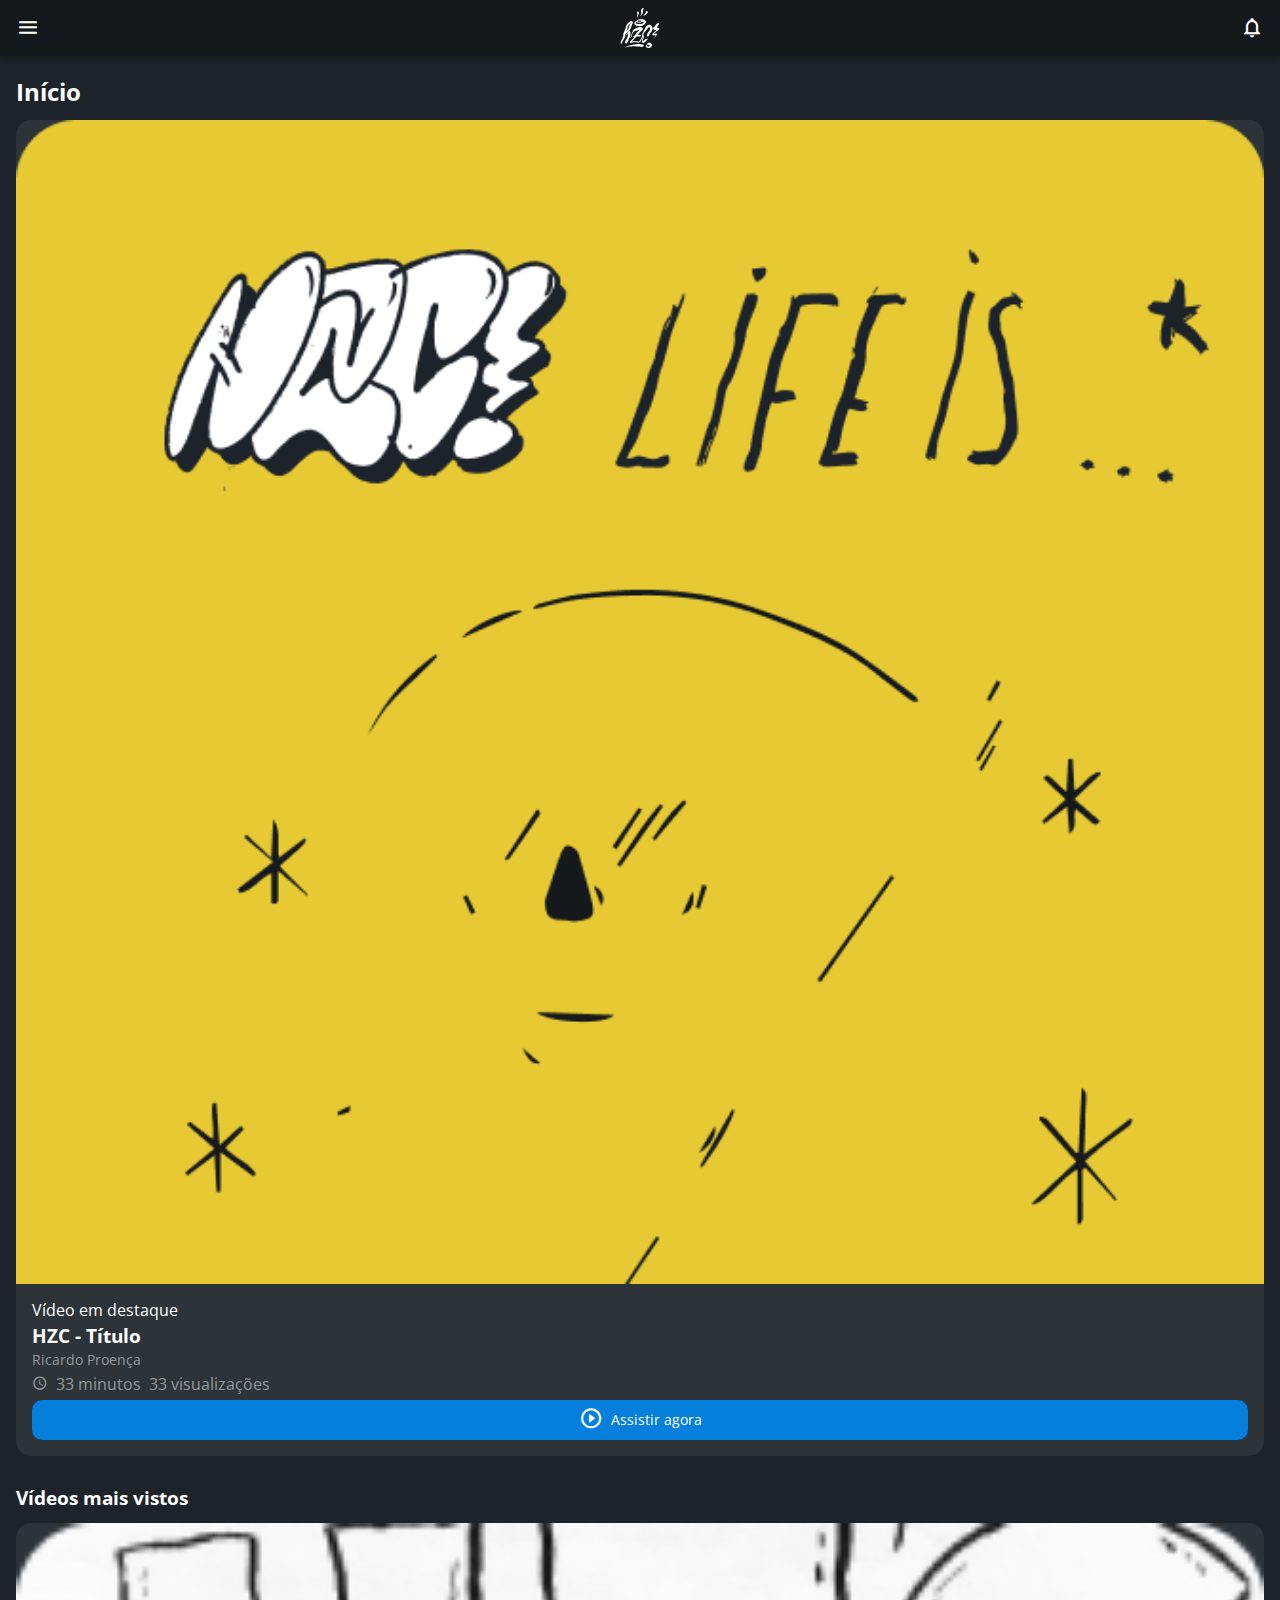
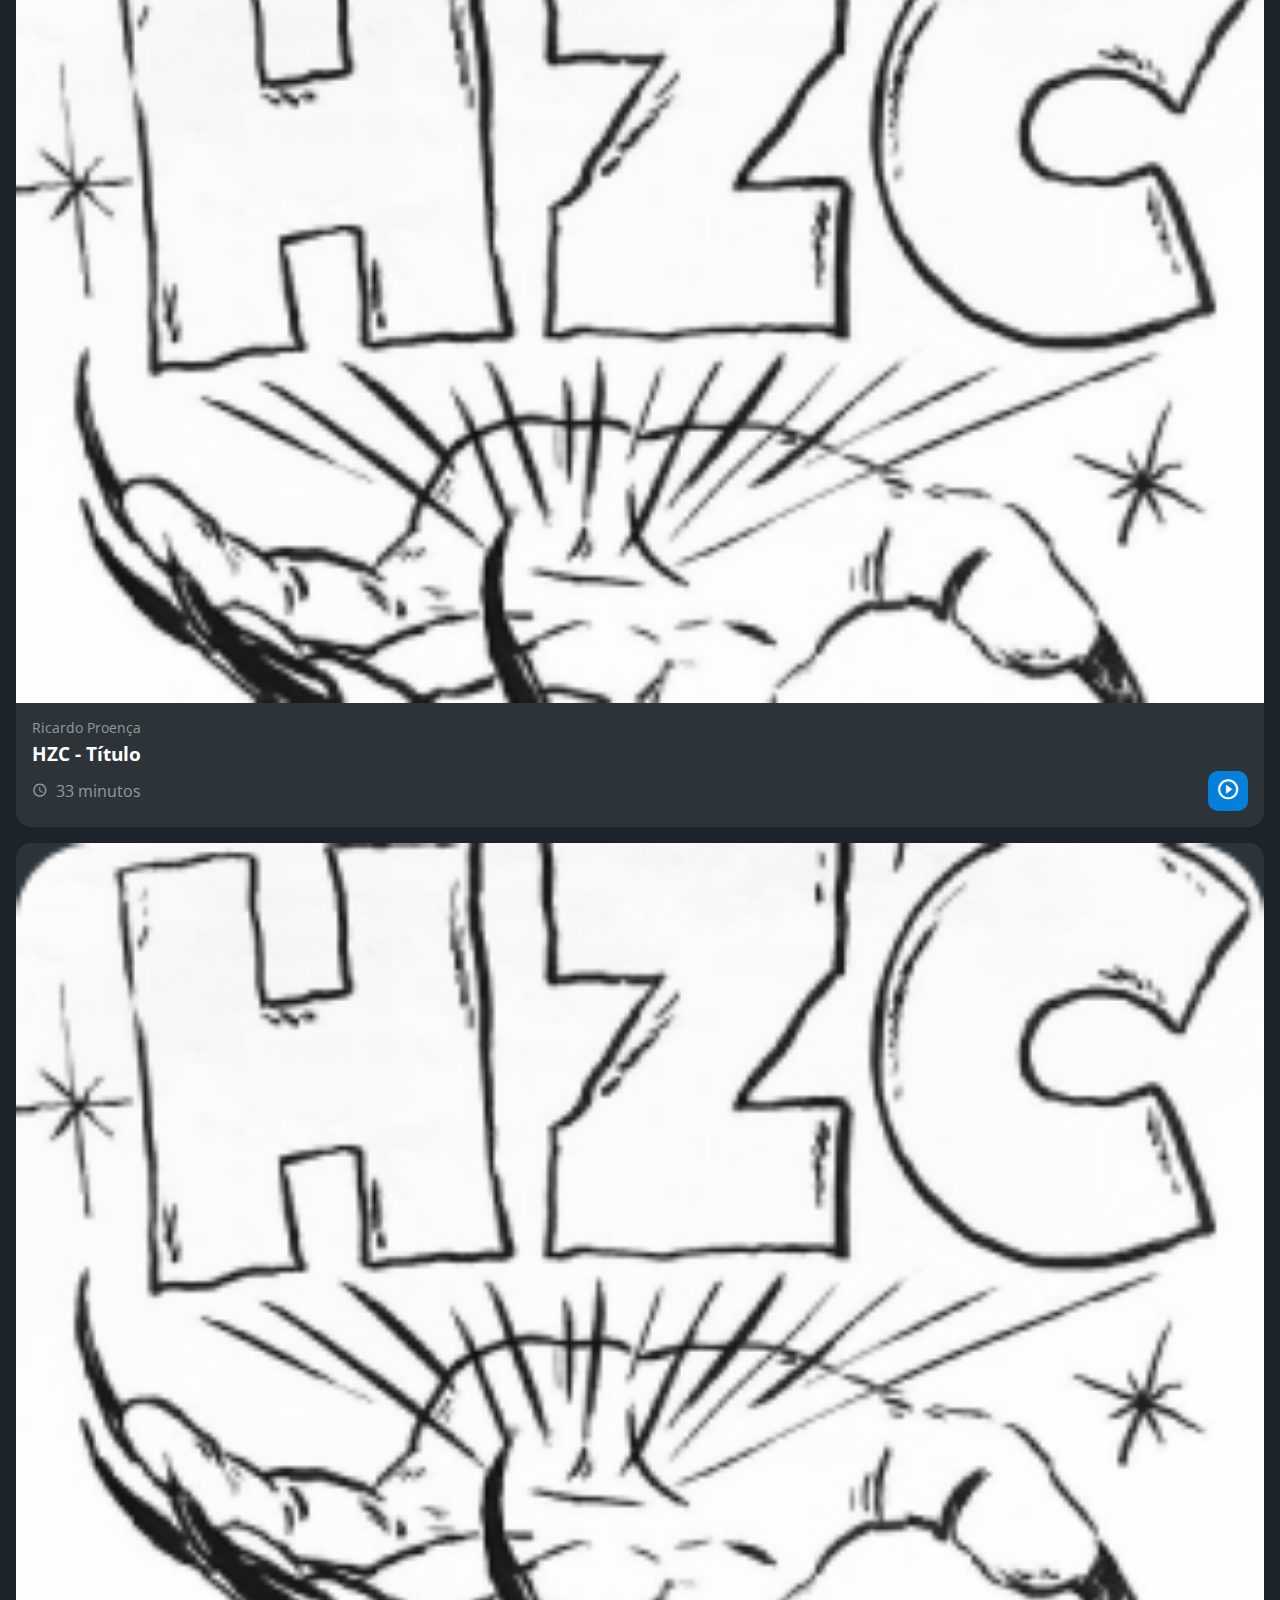
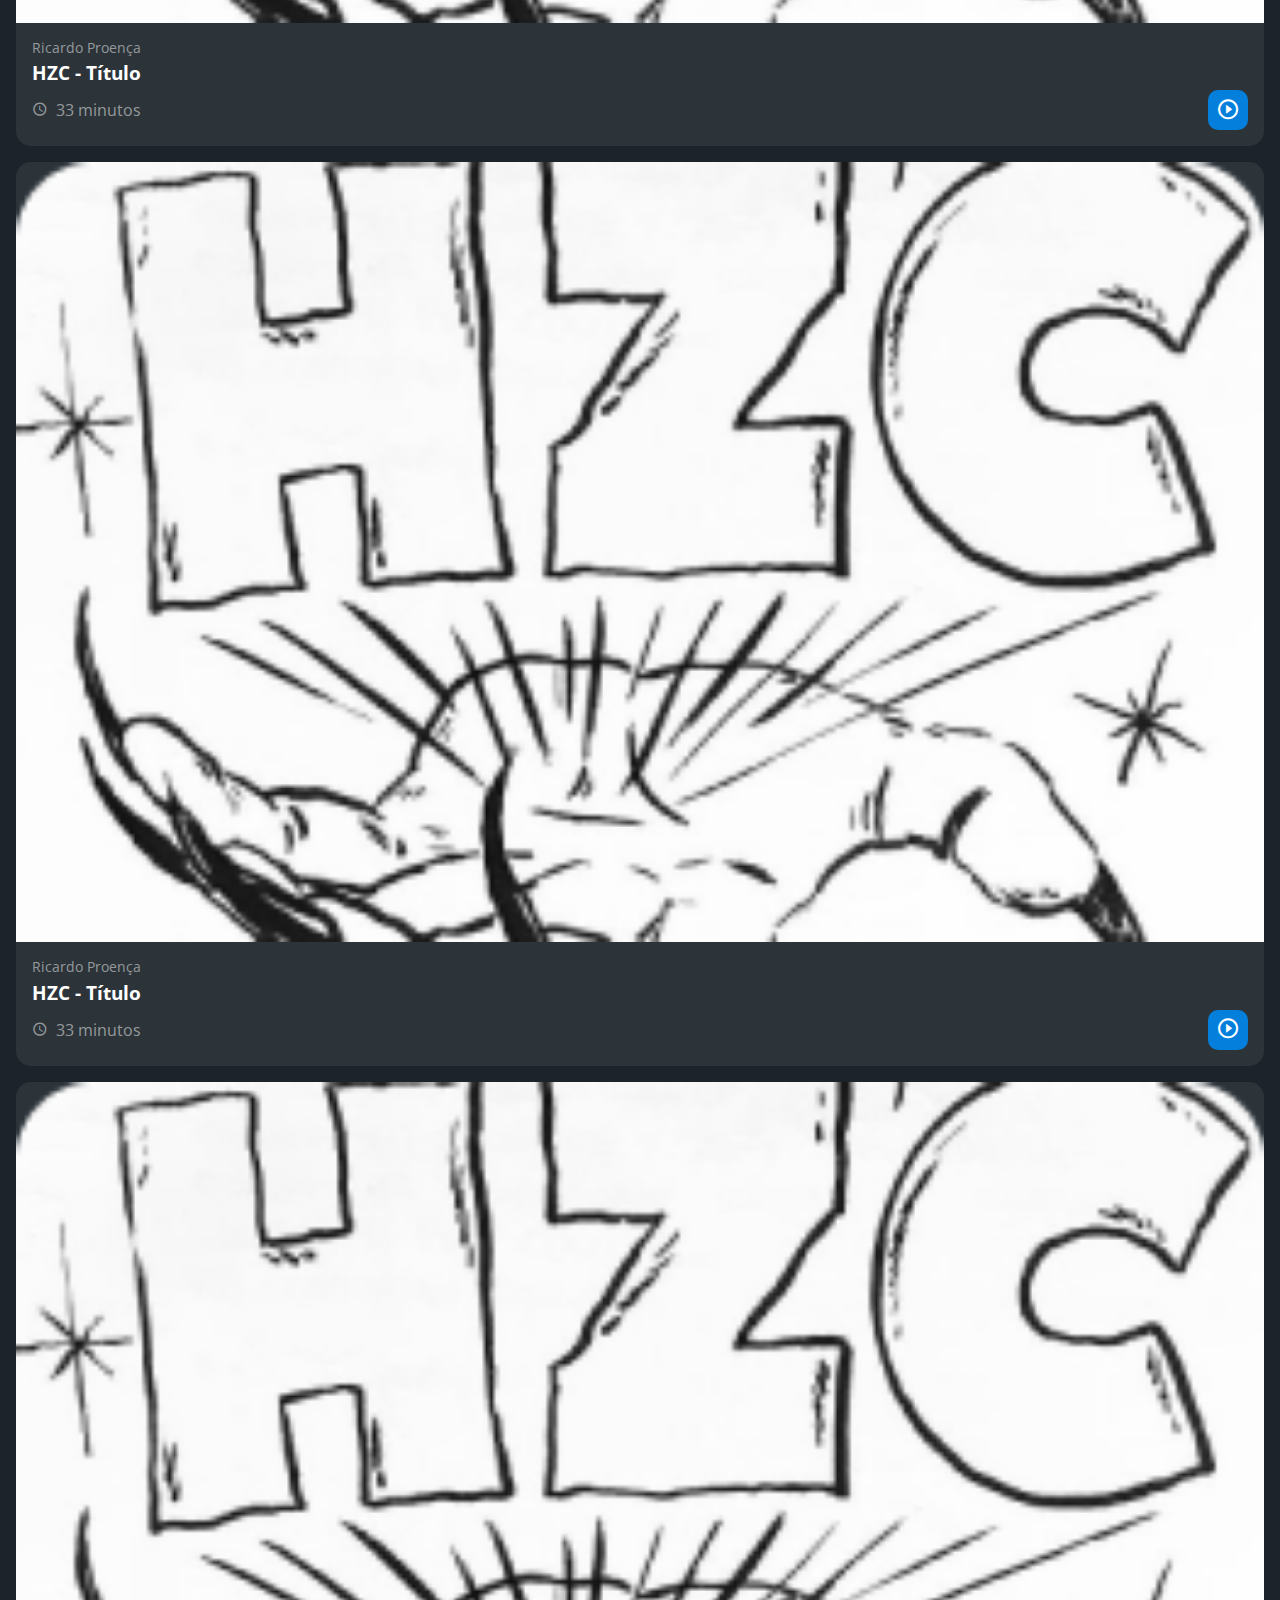
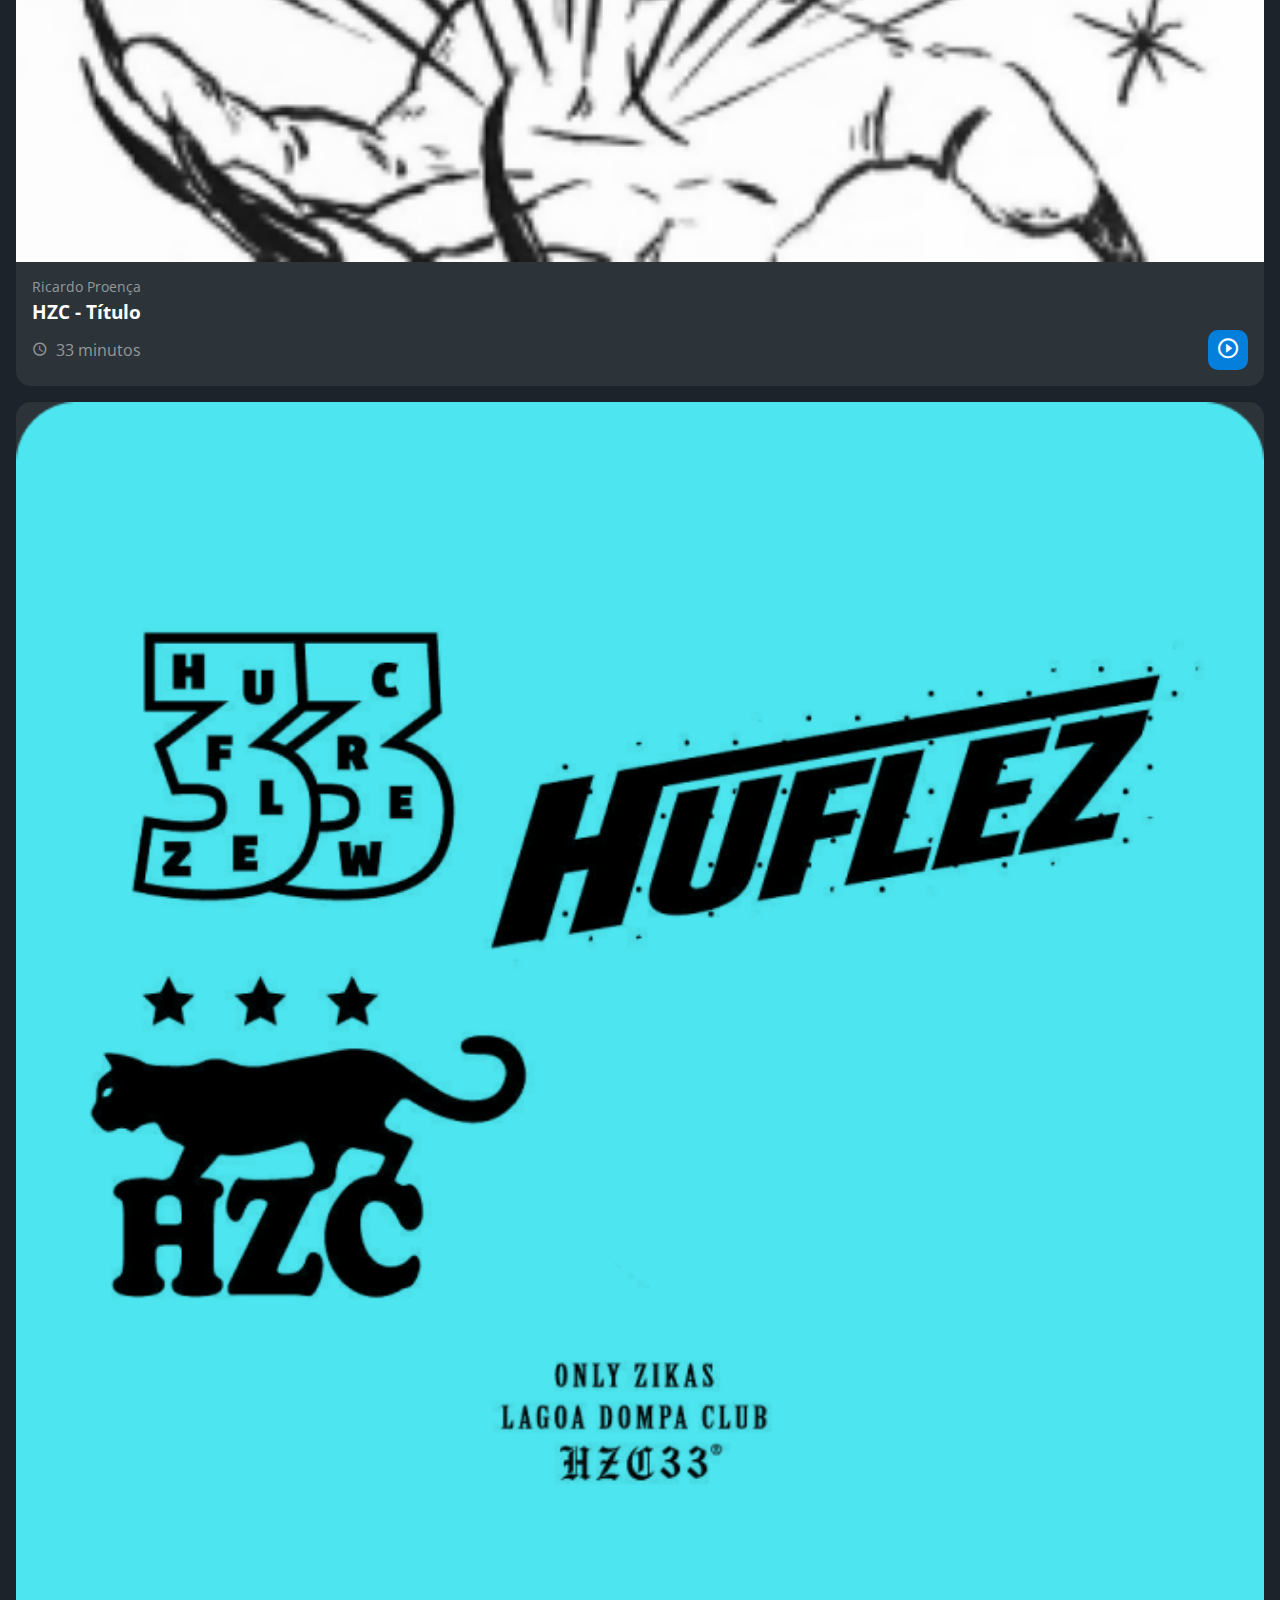
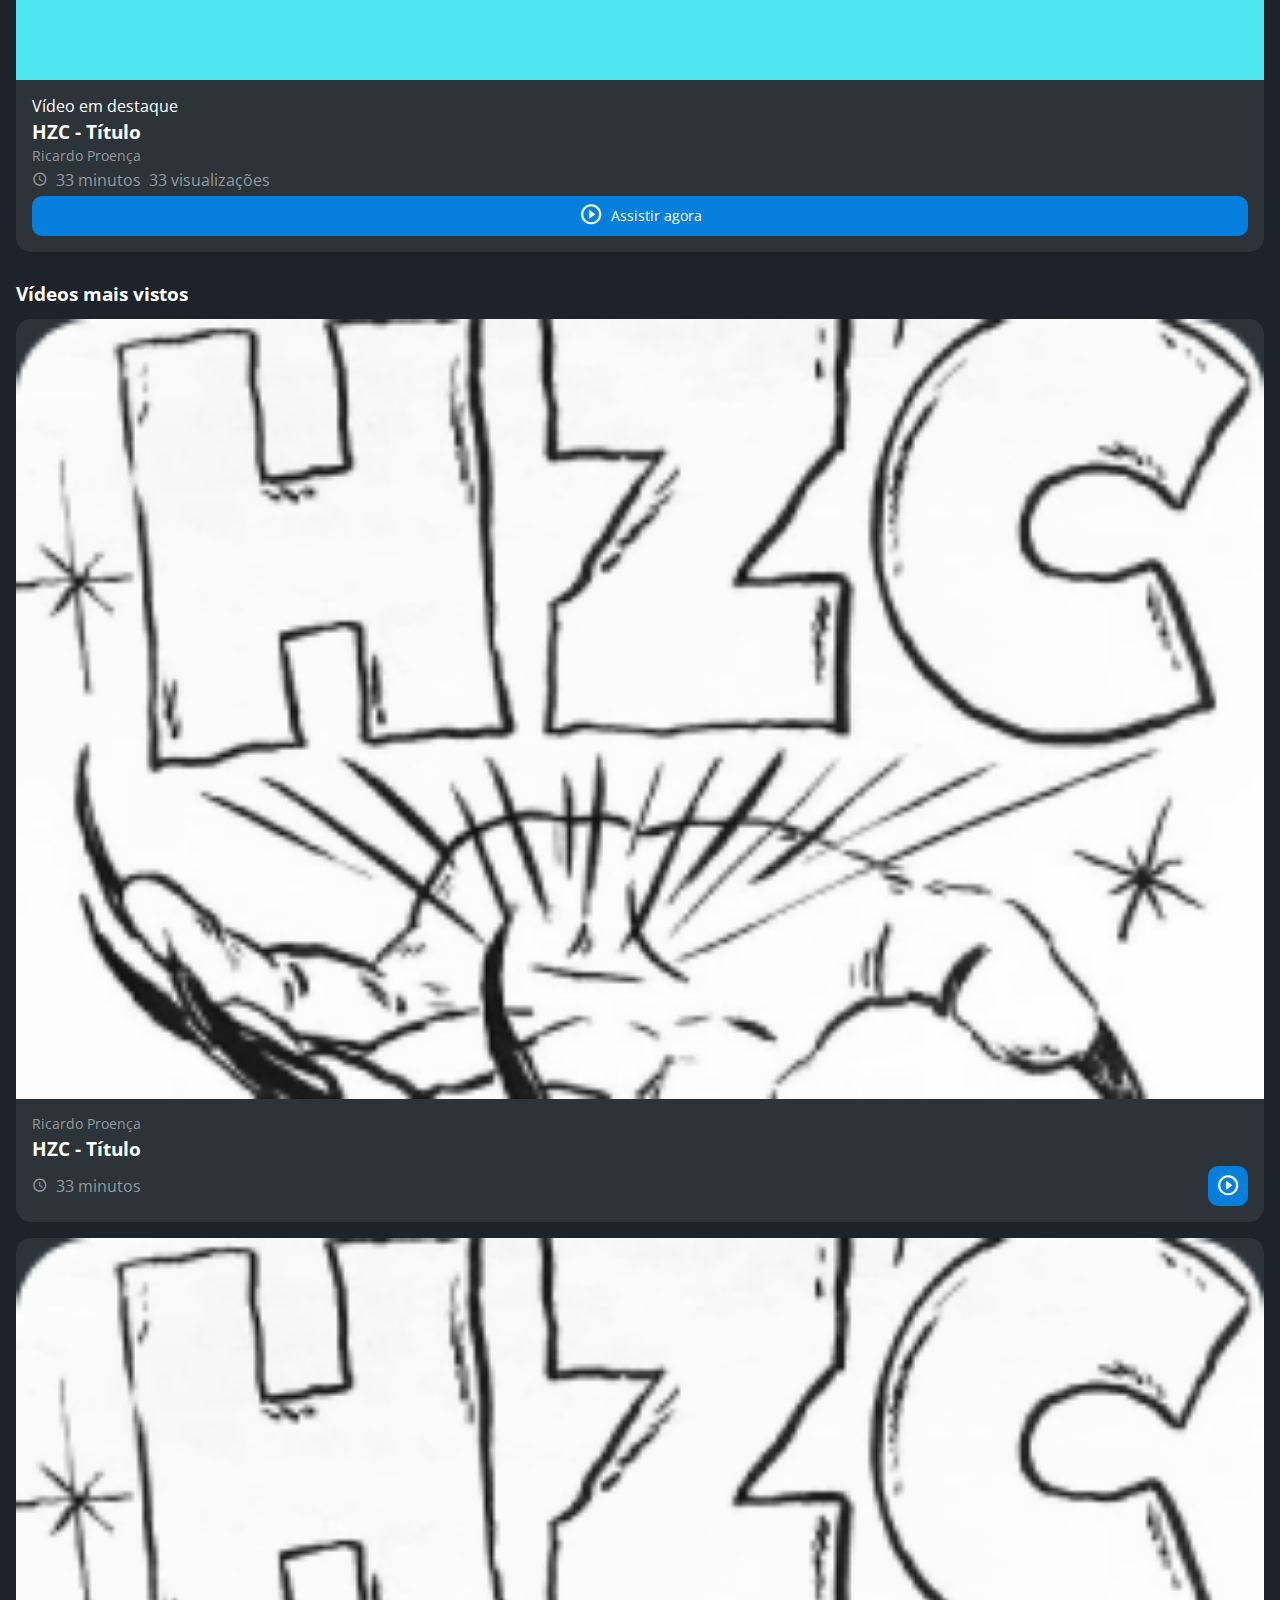
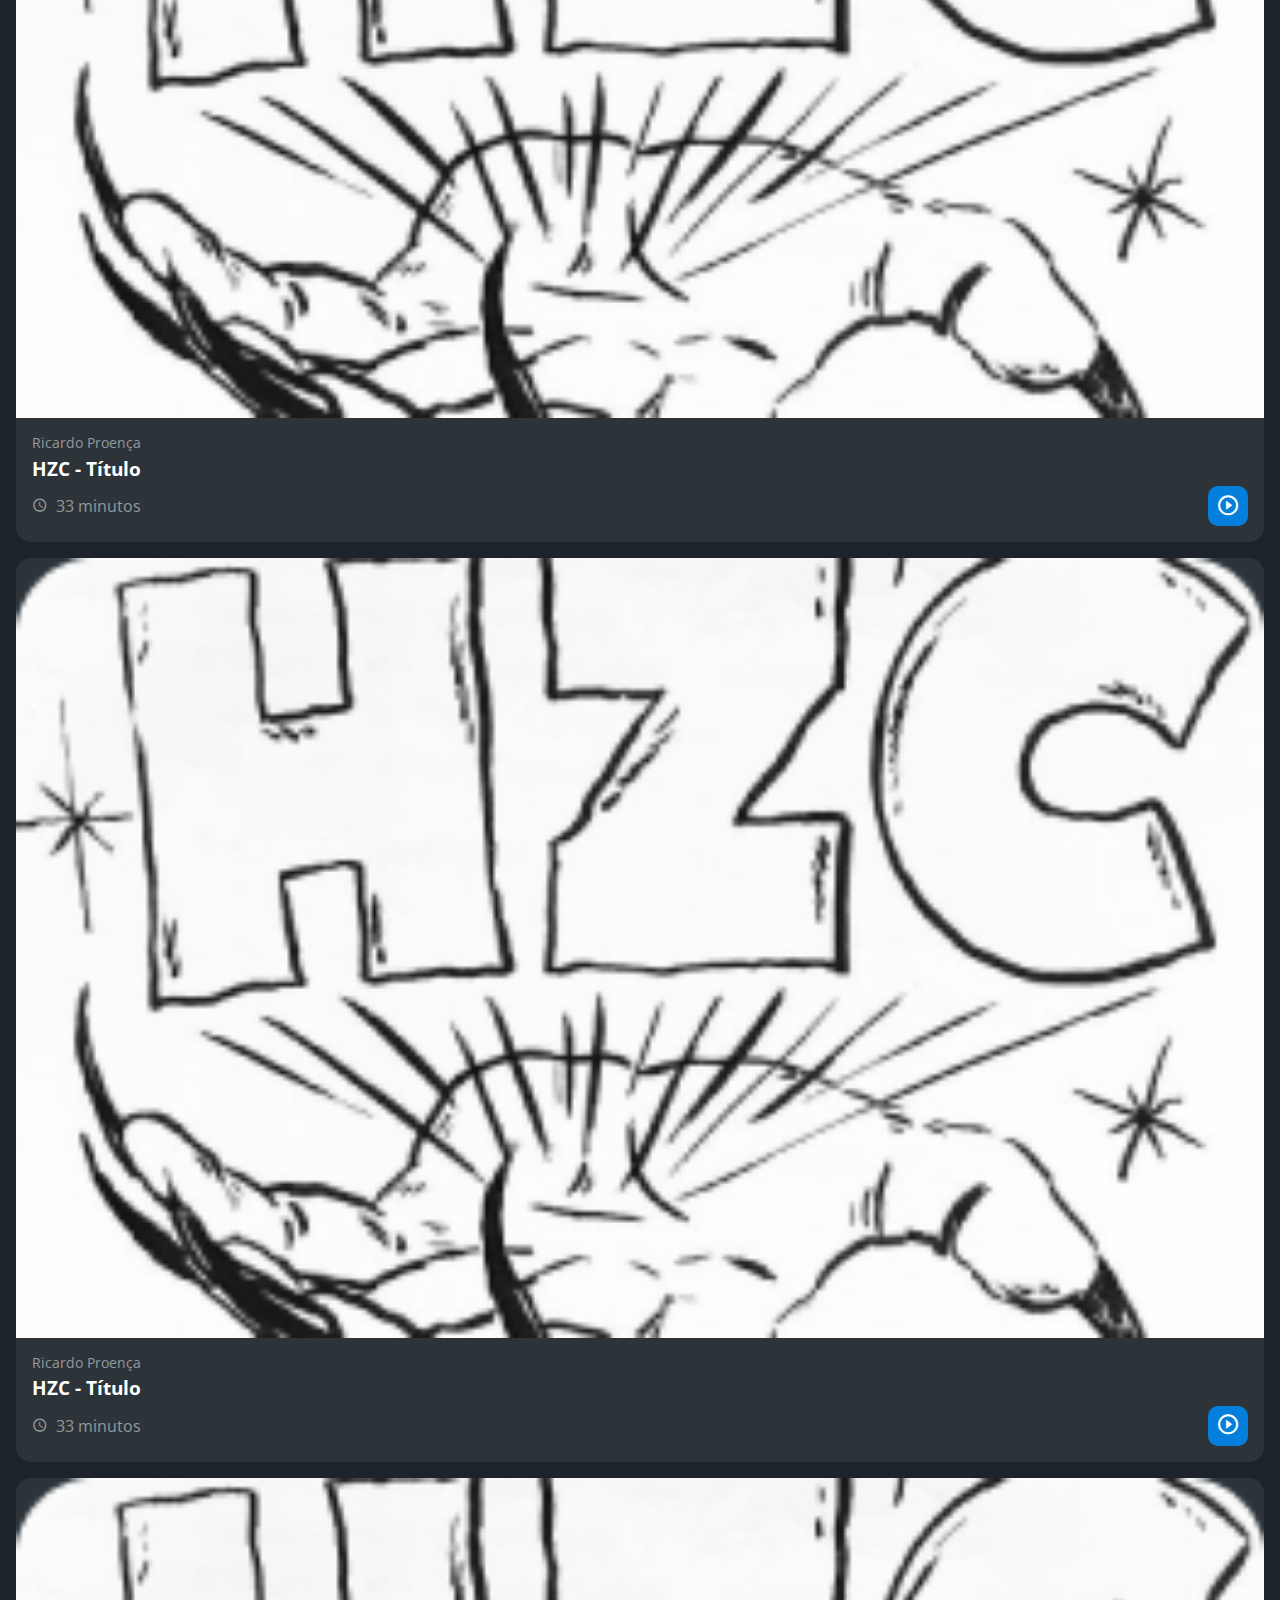
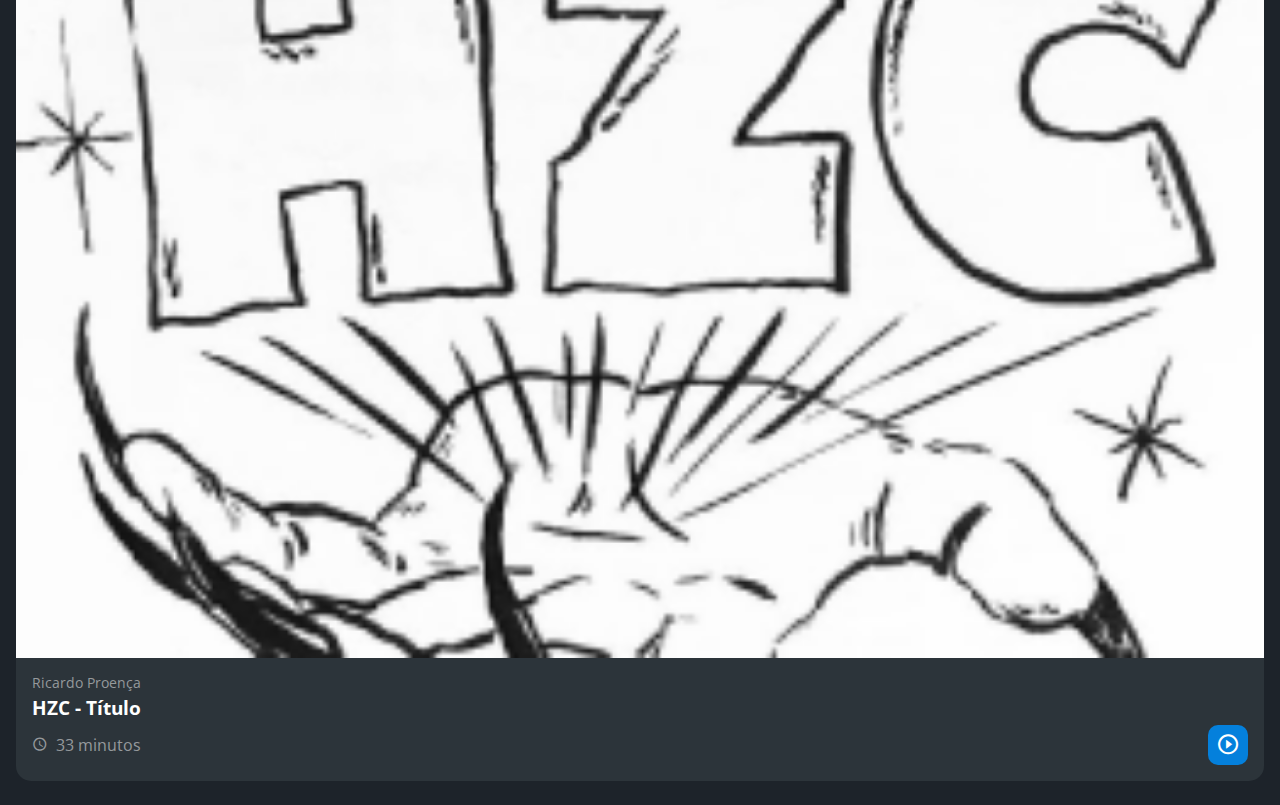
<file: index.html>
<!DOCTYPE html>
<html lang="pt-br">
    <head>
        <meta charset="UTF-8">
        <meta http-equiv="X-UA-Compatible" content="IE=edge">
        <meta name="viewport" content="width=device-width, initial-scale=1.0">
        <title>HZC | Home</title>
        <link rel="preconnect" href="https://fonts.googleapis.com">
        <link rel="preconnect" href="https://fonts.gstatic.com" crossorigin>
        <link rel="stylesheet" href="https://fonts.googleapis.com/css2?family=Open+Sans:wght@400;600;700&display=swap">
        <link rel="stylesheet" href="assets/css/reset.css">
        <link rel="stylesheet" href="assets/css/estilos.css">
        <link rel="stylesheet" href="assets/css/cabecalho.css">
        <link rel="stylesheet" href="assets/css/menu.css">
        <link rel="stylesheet" href="assets/css/cartao.css">
        <link rel="stylesheet" href="assets/css/produtos.css">
    </head>
    <body>
        <header class="cabecalho">
            <button class="cabecalho__menu" aria-label="Menu"><i></i></button>
            <img src="assets/img/logo.svg" alt="Logotipo da HZC" class="cabecalho__logo">
            <p class="cabecalho__perfil">Ricardo Proença</p>
            <button class="cabecalho__notificacao" aria-label="Notificação"><i></i></button>
        </header>
        <nav class="menu-lateral">
            <img src="assets/img/logo.svg" alt="Logotipo da HZC" class="menu-lateral__logo">
            <a href="#" class="menu-lateral__link menu-lateral__link--inicio menu-lateral__link--ativo">Início</a>
            <a href="#" class="menu-lateral__link menu-lateral__link--videos">Vídeos</a>
            <a href="#" class="menu-lateral__link menu-lateral__link--picos">Picos</a>
            <a href="#" class="menu-lateral__link menu-lateral__link--integrantes">Integrantes</a>
            <a href="#" class="menu-lateral__link menu-lateral__link--camisas">Camisas</a>
            <a href="#" class="menu-lateral__link menu-lateral__link--pinturas">Pinturas</a>
        </nav>
        <main class="principal">
            <h2 class="titulo-pagina">Início</h2>
            <article class="cartao cartao--destaque destaque-video">
                <img src="assets/img/banner-mobile_1.png" alt="Banner do cartao" class="cartao__imagem cartao__imagem--mobile">
                <img src="assets/img/banner_1.png" alt="Banner do cartao" class="cartao__imagem cartao__imagem--desktop">
                <div class="cartao__conteudo">
                    <p class="cartao__destaque">Vídeo em destaque</p>
                    <h3 class="cartao__titulo">HZC - Título</h3>
                    <p class="cartao__perfil">Ricardo Proença</p>
                    <p class="cartao__info cartao__info--tempo">33 minutos</p>
                    <p class="cartao__info cartao__info--visualizacao">33 visualizações</p>
                    <button class="cartao__botao cartao__botao--play cartao__botao--destaque">Assistir agora</button>
                </div>
            </article>
            <article class="cartao cartao--recentes videos-recentes">
                <h3 class="cartao__titulo">Vídeos recentes</h3>
                <a href="#" class="cartao__link">Ver todos</a>
                <ul class="cartao__lista">
                    <li class="cartao__item">
                        <img src="assets/img/miniatura_1.png" alt="Thumbnail" class="cartao__item-thumbnail">
                        <h4 class="cartao__item-titulo">HZC - Love machine</h4>
                        <p class="cartao__item-perfil">Ricardo Proença</p>
                    </li>
                    <li class="cartao__item">
                        <img src="assets/img/miniatura_1.png" alt="Thumbnail" class="cartao__item-thumbnail">
                        <h4 class="cartao__item-titulo">HZC - Love machine</h4>
                        <p class="cartao__item-perfil">Ricardo Proença</p>
                    </li>
                    <li class="cartao__item">
                        <img src="assets/img/miniatura_1.png" alt="Thumbnail" class="cartao__item-thumbnail">
                        <h4 class="cartao__item-titulo">HZC - Love machine</h4>
                        <p class="cartao__item-perfil">Ricardo Proença</p>
                    </li>
                    <li class="cartao__item">
                        <img src="assets/img/miniatura_1.png" alt="Thumbnail" class="cartao__item-thumbnail">
                        <h4 class="cartao__item-titulo">HZC - Love machine</h4>
                        <p class="cartao__item-perfil">Ricardo Proença</p>
                    </li>
                    <li class="cartao__item">
                        <img src="assets/img/miniatura_1.png" alt="Thumbnail" class="cartao__item-thumbnail">
                        <h4 class="cartao__item-titulo">HZC - Love machine</h4>
                        <p class="cartao__item-perfil">Ricardo Proença</p>
                    </li>
                </ul>
            </article>
            <section class="secao secao-videos">
                <h3 class="secao-titulo">Vídeos mais vistos</h3>
                <article class="cartao">
                    <img src="assets/img/video_1.png" alt="Vídeo" class="cartao__imagem">
                    <div class="cartao__conteudo">
                        <p class="cartao__perfil">Ricardo Proença</p>
                        <h3 class="cartao__titulo">HZC - Título</h3>
                        <p class="cartao__info cartao__info--tempo">33 minutos</p>
                        <button class="cartao__botao cartao__botao--play" aria-label="Assistir agora"></button>
                    </div>
                </article>
                <article class="cartao">
                    <img src="assets/img/video_1.png" alt="Vídeo" class="cartao__imagem">
                    <div class="cartao__conteudo">
                        <p class="cartao__perfil">Ricardo Proença</p>
                        <h3 class="cartao__titulo">HZC - Título</h3>
                        <p class="cartao__info cartao__info--tempo">33 minutos</p>
                        <button class="cartao__botao cartao__botao--play" aria-label="Assistir agora"></button>
                    </div>
                </article>
                <article class="cartao">
                    <img src="assets/img/video_1.png" alt="Vídeo" class="cartao__imagem">
                    <div class="cartao__conteudo">
                        <p class="cartao__perfil">Ricardo Proença</p>
                        <h3 class="cartao__titulo">HZC - Título</h3>
                        <p class="cartao__info cartao__info--tempo">33 minutos</p>
                        <button class="cartao__botao cartao__botao--play" aria-label="Assistir agora"></button>
                    </div>
                </article>
                <article class="cartao">
                    <img src="assets/img/video_1.png" alt="Vídeo" class="cartao__imagem">
                    <div class="cartao__conteudo">
                        <p class="cartao__perfil">Ricardo Proença</p>
                        <h3 class="cartao__titulo">HZC - Título</h3>
                        <p class="cartao__info cartao__info--tempo">33 minutos</p>
                        <button class="cartao__botao cartao__botao--play" aria-label="Assistir agora"></button>
                    </div>
                </article>
            </section>
            <article class="cartao cartao--recentes produtos-recentes">
                <h3 class="cartao__titulo">Vídeos recentes</h3>
                <a href="#" class="cartao__link">Ver todos</a>
                <ul class="cartao__lista">
                    <li class="cartao__item">
                        <img src="assets/img/miniatura_1.png" alt="Thumbnail" class="cartao__item-thumbnail">
                        <h4 class="cartao__item-titulo">HZC - Love machine</h4>
                        <p class="cartao__item-perfil">Ricardo Proença</p>
                    </li>
                    <li class="cartao__item">
                        <img src="assets/img/miniatura_1.png" alt="Thumbnail" class="cartao__item-thumbnail">
                        <h4 class="cartao__item-titulo">HZC - Love machine</h4>
                        <p class="cartao__item-perfil">Ricardo Proença</p>
                    </li>
                    <li class="cartao__item">
                        <img src="assets/img/miniatura_1.png" alt="Thumbnail" class="cartao__item-thumbnail">
                        <h4 class="cartao__item-titulo">HZC - Love machine</h4>
                        <p class="cartao__item-perfil">Ricardo Proença</p>
                    </li>
                    <li class="cartao__item">
                        <img src="assets/img/miniatura_1.png" alt="Thumbnail" class="cartao__item-thumbnail">
                        <h4 class="cartao__item-titulo">HZC - Love machine</h4>
                        <p class="cartao__item-perfil">Ricardo Proença</p>
                    </li>
                    <li class="cartao__item">
                        <img src="assets/img/miniatura_1.png" alt="Thumbnail" class="cartao__item-thumbnail">
                        <h4 class="cartao__item-titulo">HZC - Love machine</h4>
                        <p class="cartao__item-perfil">Ricardo Proença</p>
                    </li>
                </ul>
            </article>
            <article class="cartao cartao--destaque destaque-produtos">
                <img src="assets/img/banner-mobile_2.png" alt="Banner do cartao" class="cartao__imagem cartao__imagem--mobile">
                <img src="assets/img/banner_2.png" alt="Banner do cartao" class="cartao__imagem cartao__imagem--desktop">
                <div class="cartao__conteudo">
                    <p class="cartao__destaque">Vídeo em destaque</p>
                    <h3 class="cartao__titulo">HZC - Título</h3>
                    <p class="cartao__perfil">Ricardo Proença</p>
                    <p class="cartao__info cartao__info--tempo">33 minutos</p>
                    <p class="cartao__info cartao__info--visualizacao">33 visualizações</p>
                    <button class="cartao__botao cartao__botao--play cartao__botao--destaque">Assistir agora</button>
                </div>
            </article>
            <section class="secao secao-produtos">
                <h3 class="secao-titulo">Vídeos mais vistos</h3>
                <article class="cartao">
                    <img src="assets/img/video_1.png" alt="Vídeo" class="cartao__imagem">
                    <div class="cartao__conteudo">
                        <p class="cartao__perfil">Ricardo Proença</p>
                        <h3 class="cartao__titulo">HZC - Título</h3>
                        <p class="cartao__info cartao__info--tempo">33 minutos</p>
                        <button class="cartao__botao cartao__botao--play" aria-label="Assistir agora"></button>
                    </div>
                </article>
                <article class="cartao">
                    <img src="assets/img/video_1.png" alt="Vídeo" class="cartao__imagem">
                    <div class="cartao__conteudo">
                        <p class="cartao__perfil">Ricardo Proença</p>
                        <h3 class="cartao__titulo">HZC - Título</h3>
                        <p class="cartao__info cartao__info--tempo">33 minutos</p>
                        <button class="cartao__botao cartao__botao--play" aria-label="Assistir agora"></button>
                    </div>
                </article>
                <article class="cartao">
                    <img src="assets/img/video_1.png" alt="Vídeo" class="cartao__imagem">
                    <div class="cartao__conteudo">
                        <p class="cartao__perfil">Ricardo Proença</p>
                        <h3 class="cartao__titulo">HZC - Título</h3>
                        <p class="cartao__info cartao__info--tempo">33 minutos</p>
                        <button class="cartao__botao cartao__botao--play" aria-label="Assistir agora"></button>
                    </div>
                </article>
                <article class="cartao">
                    <img src="assets/img/video_1.png" alt="Vídeo" class="cartao__imagem">
                    <div class="cartao__conteudo">
                        <p class="cartao__perfil">Ricardo Proença</p>
                        <h3 class="cartao__titulo">HZC - Título</h3>
                        <p class="cartao__info cartao__info--tempo">33 minutos</p>
                        <button class="cartao__botao cartao__botao--play" aria-label="Assistir agora"></button>
                    </div>
                </article>
            </section>
        </main>
        <script src="assets/js/index.js"></script>
    </body>
</html>
</file>
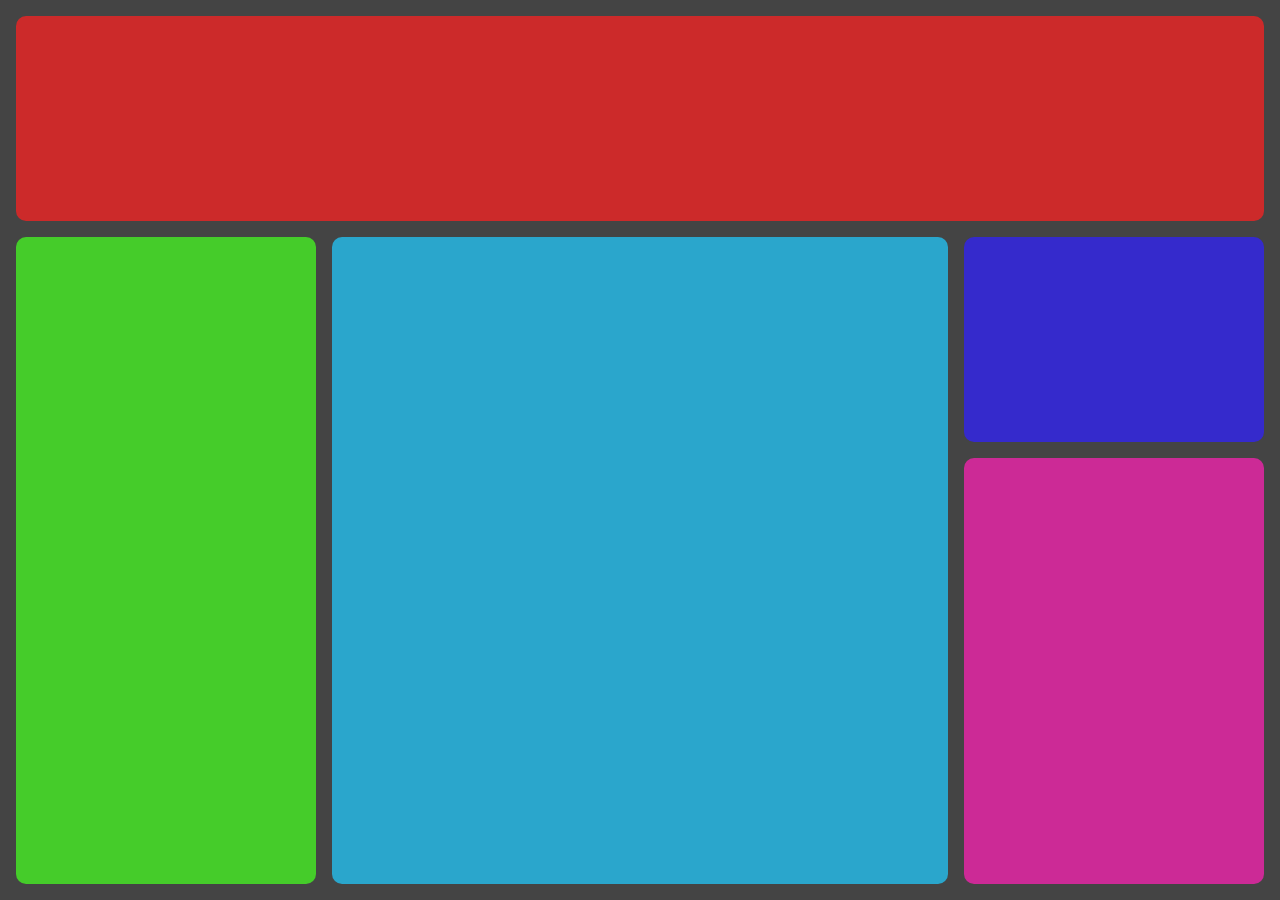
<file: grid.html>
<!DOCTYPE html>
<html lang="pt-br">
    <head>
        <meta charset="UTF-8">
        <meta http-equiv="X-UA-Compatible" content="IE=edge">
        <meta name="viewport" content="width=device-width, initial-scale=1.0">
        <title>Document</title>
        <link rel="stylesheet" href="assets/css/grid.css">
    </head>
    <body class="corpo">
        <header class="cabecalho"></header>
        <nav class="lateral"></nav>
        <section class="meio"></section>
        <section class="direita-cima"></section>
        <section class="direita-baixo"></section>
    </body>
</html>
</file>
<file: assets/css/estilos.css>
:root {
    --corpo: #1D232A;
    --cabecalho: #1D232A;
    --cabecalho-mobile: #15191C;
    --menu-lateral: #15191C;
    --cartao: #2C343A;
    --fonte: #FFFFFF;
    --fonte-alternativa: #95999C;
    --links: #0480DC;
    --botao: #0480DC;
    --sombras: 0px 4px 4px rgba(0, 0, 0, 0.16);
}

@font-face {
    font-family: 'icones';
    src: url(../font/icones.ttf);
}

body {
    background-color: var(--corpo);
    font-family: 'Open Sans', 'icones', sans-serif;
    color: var(--fonte);
}

.principal {
    display: grid;
    padding: 24px 16px;
    gap: 16px;
}

.titulo-pagina {
    font-size: 1.5rem;
    font-weight: 700;
}

@media screen and (min-width: 1440px) {
    body {
        display: grid;
        grid-template-columns: auto 1fr;
    }

    .principal {
        display: grid;
        grid-template-columns: auto 1fr auto;
        grid-template-areas:
            "titulo-pagina titulo-pagina titulo-pagina"
            "destaque-video destaque-video videos-recentes"
            "secao-videos secao-videos secao-videos"
            "produtos-recentes destaque-produtos destaque-produtos"
            "secao-produtos secao-produtos secao-produtos"
        ;
        column-gap: 32px;
        padding: 16px 60px;
        grid-column: 2;
    }
}
</file>
<file: assets/css/cabecalho.css>
.cabecalho {
    display: flex;
    justify-content: space-between;
    align-items: center;
    background-color: var(--cabecalho-mobile);
    padding: 8px 16px;
    box-shadow: var(--sombras);
}

.cabecalho__menu i::before {
    content: '\e904';
    font-size: 24px;
}

.cabecalho__perfil { display: none; }

.cabecalho__notificacao i::before {
    content: '\e906';
    font-size: 24px;
}

.cabecalho__logo { width: 40px; }

@media screen and (min-width: 1440px) {
    .cabecalho {
        background-color: var(--cabecalho);
        display: grid;
        column-gap: 32px;
        grid-template-columns: 1fr auto;
        padding: 16px 60px;
        height: 80px;
        box-sizing: border-box;
        grid-column: 2;
    }

    .cabecalho__menu { display: none; }

    .cabecalho__logo { display: none; }

    .cabecalho__perfil {
        display: grid;
        grid-template-columns: repeat(3, auto);
        column-gap: 8px;
        align-items: center;
        justify-self: flex-end;
        color: var(--fonte-alternativa);
        padding: 8px 32px;
        border-right: 1px solid var(--fonte-alternativa);
    }

    .cabecalho__perfil::before {
        content: '';
        display: block;
        width: 32px;
        height: 32px;
        background-image: url(../img/produto_2.png);
        background-size: contain;
        background-repeat: no-repeat;
        background-position: center;
    }

    .cabecalho__perfil::after {
        content: '\e90d';
        color: var(--color);
        font-size: 1.5rem;
    }
}
</file>
<file: assets/css/menu.css>
.menu-lateral {
    display: flex;
    flex-direction: column;
    background-color: var(--cabecalho-mobile);
    width: 75vw;
    height: 100vh;
    position: absolute;
    left: -100vw;
    transition: .25s;
}

.menu-lateral--ativo {
    left: 0;
    transition: .25s;
}

.menu-lateral__logo {
    width: 118px;
    align-self: center;
    padding: 16px;
}

.menu-lateral__link {
    height: 64px;
    color: var(--fonte-alternativa);
    padding-left: 64px;
    display: flex;
    align-items: center;
}

.menu-lateral__link--ativo {
    color: var(--fonte);
    padding-left: 56px;
    border-left: 8px solid var(--fonte);
}

.menu-lateral__link::before {
    content: '\e900';
    width: 24px;
    height: 24px;
    font-size: 24px;
    position: absolute;
    left: 24px;
}

.menu-lateral__link--inicio::before { content: '\e902'; }

.menu-lateral__link--videos::before { content: '\e90e'; }

.menu-lateral__link--picos::before { content: '\e909'; }

.menu-lateral__link--integrantes::before { content: '\e903'; }

.menu-lateral__link--camisas::before { content: '\e900'; }

.menu-lateral__link--pinturas::before { content: '\e90a'; }

@media screen and (min-width: 1440px) {
    .menu-lateral {
        position: static;
        width: 200px;
        grid-column: 1;
        grid-row: 1 / span 2;
    }
}
</file>
<file: assets/css/cartao.css>
.cartao {
    width: 100%;
    border-radius: 15px;
    overflow: hidden;
    background-color: var(--cartao);
}

.cartao--destaque { margin-bottom: 16px; }

.cartao__conteudo {
    padding: 16px;
    display: grid;
    grid-template-columns: auto 1fr;
    gap: 8px;
}

.cartao__imagem--desktop { display: none; }

.cartao__destaque { grid-column: span 2; }

.cartao__titulo {
    font-size: 1.2rem;
    font-weight: 700;
    grid-column: span 2;
}

.cartao__perfil {
    color: var(--fonte-alternativa);
    font-size: 0.9rem;
    grid-column: span 2;
}

.cartao__info {
    display: flex;
    align-items: center;
    color: var(--fonte-alternativa);
}

.cartao__info--tempo::before {
    content: '\e90c';
    margin-right: 8px;
}

.cartao__info--vizualizacao::before {
    content: '\e90f';
    margin-right: 8px;
}

.cartao__botao {
    display: flex;
    justify-content: center;
    align-items: center;
    background-color: var(--botao);
    width: 40px;
    height: 40px;
    border-radius: 10px;
    font-size: 0.9rem;
    justify-self: flex-end;
}

.cartao__botao--play::before {
    content: '\e90b';
    font-size: 24px;
}

.cartao__botao--destaque {
    width: 100%;
    grid-column: span 2;
}

.cartao__botao--destaque::before {
    margin-right: 8px;
}

.secao {
    display: grid;
    gap: 16px;
}

.secao-titulo {
    font-size: 1.2rem;
    font-weight: 700;
}

.cartao--recentes { display: none; }

@media screen and (min-width: 1440px) {
    .cartao__imagem--mobile { display: none; }

    .cartao__imagem--desktop { display: block; }

    .cartao--destaque { margin-bottom: 0;}

    .cartao__botao--destaque {
        grid-column: auto;
        padding: 16px 8px;
    }

    .cartao--recentes {
        display: grid;
        grid-template-columns: auto auto;
        align-items: center;
        row-gap: 24px;
        width: 256px;
        padding: 16px;
        box-sizing: border-box;
        align-self: flex-start;
    }

    .cartao--recentes .cartao__titulo { grid-column: auto; }

    .cartao__link {
        font-size: 0.8rem;
        font-weight: 600;
        color: var(--links);
        justify-self: flex-end;
    }

    .cartao__lista {
        display: grid;
        row-gap: 16px;
        grid-column: span 2;
    }

    .cartao__item {
        display: grid;
        grid-template-columns: auto 1fr;
        gap: 8px;
    }

    .cartao__item-thumbnail {
        width: 32px;
        grid-row: span 2;
    }

    .cartao__item-titulo {
        font-size: 0.9rem;
        line-height: 1.2rem;
        font-weight: 700;
    }

    .cartao__item-perfil {
        font-size: 0.8rem;
        color: var(--fonte-alternativa);
    }

    .secao { grid-template-columns: repeat(4, 1fr); }

    .secao-titulo { grid-column: span 4; }

    .destaque-video { grid-area: destaque-video; }

    .videos-recentes { grid-area: videos-recentes; }

    .secao-videos { grid-area: secao-videos; }
}
</file>
<file: assets/css/produtos.css>
@media screen and (min-width: 1440px) {
    .destaque-produtos { grid-area: destaque-produtos; }

    .produtos-recentes { grid-area: produtos-recentes; }

    .secao-produtos { grid-area: secao-produtos; }
}
</file>
<file: assets/css/grid.css>
* {
    margin: 0;
    padding: 0;
    box-sizing: border-box;
}

.corpo {
    background-color: #444444;
    padding: 8px;
    width: 100vw;
    height: 100vh;
    display: grid;
    grid-template-columns: 1fr 1fr 1fr 1fr;
    grid-template-rows: 1fr 1fr 1fr 1fr;
}

.cabecalho {
    background-color: #cc2a2a;
    border-radius: 10px;
    min-width: 50px;
    min-height: 50px;
    margin: 8px;
    grid-column: span 4;
}

.lateral {
    background-color: #45cc2a;
    border-radius: 10px;
    min-width: 50px;
    min-height: 50px;
    margin: 8px;
    grid-row: span 3;
}

.meio {
    background-color: #2aa6cc;
    border-radius: 10px;
    min-width: 50px;
    min-height: 50px;
    margin: 8px;
    grid-column: span 2;
    grid-row: span 3;
}

.direita-cima {
    background-color: #352acc;
    border-radius: 10px;
    min-width: 50px;
    min-height: 50px;
    margin: 8px;
}

.direita-baixo {
    background-color: #cc2a96;
    border-radius: 10px;
    min-width: 50px;
    min-height: 50px;
    margin: 8px;
    grid-row: span 2;
}
</file>
